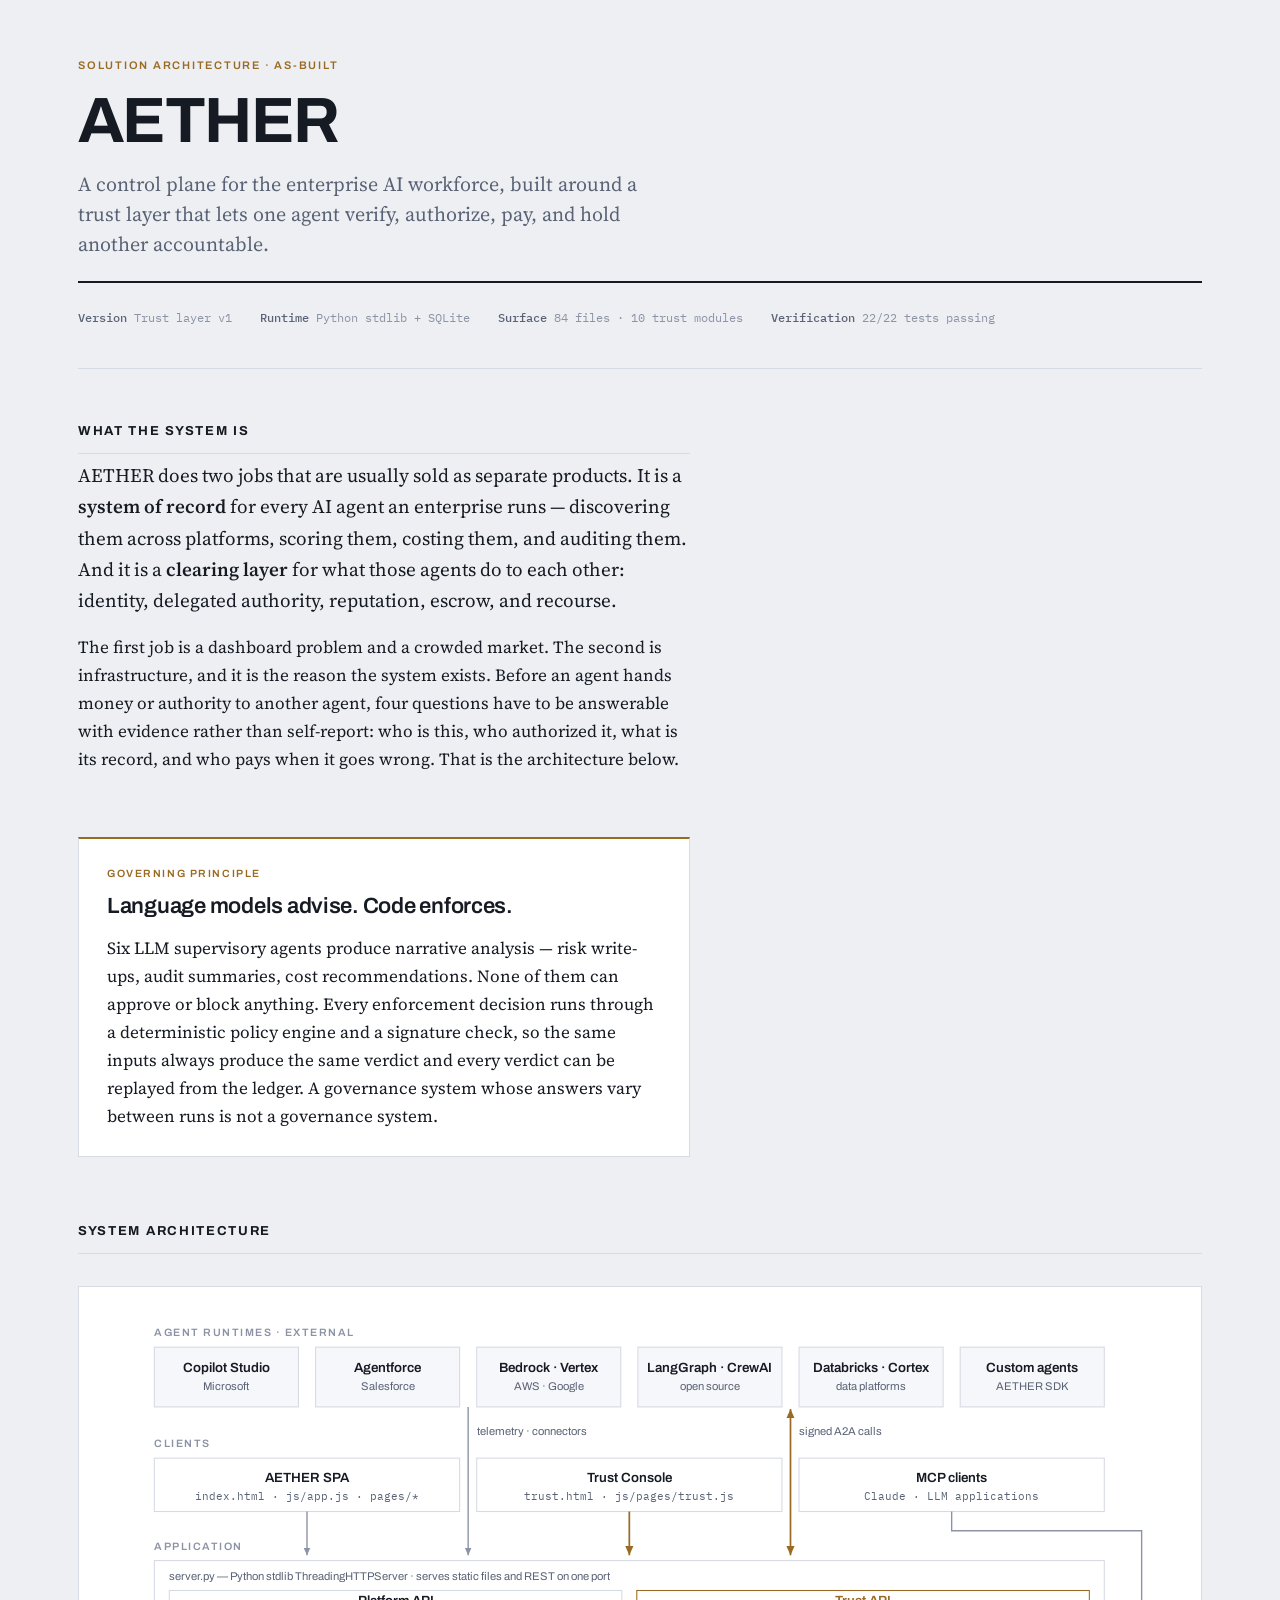
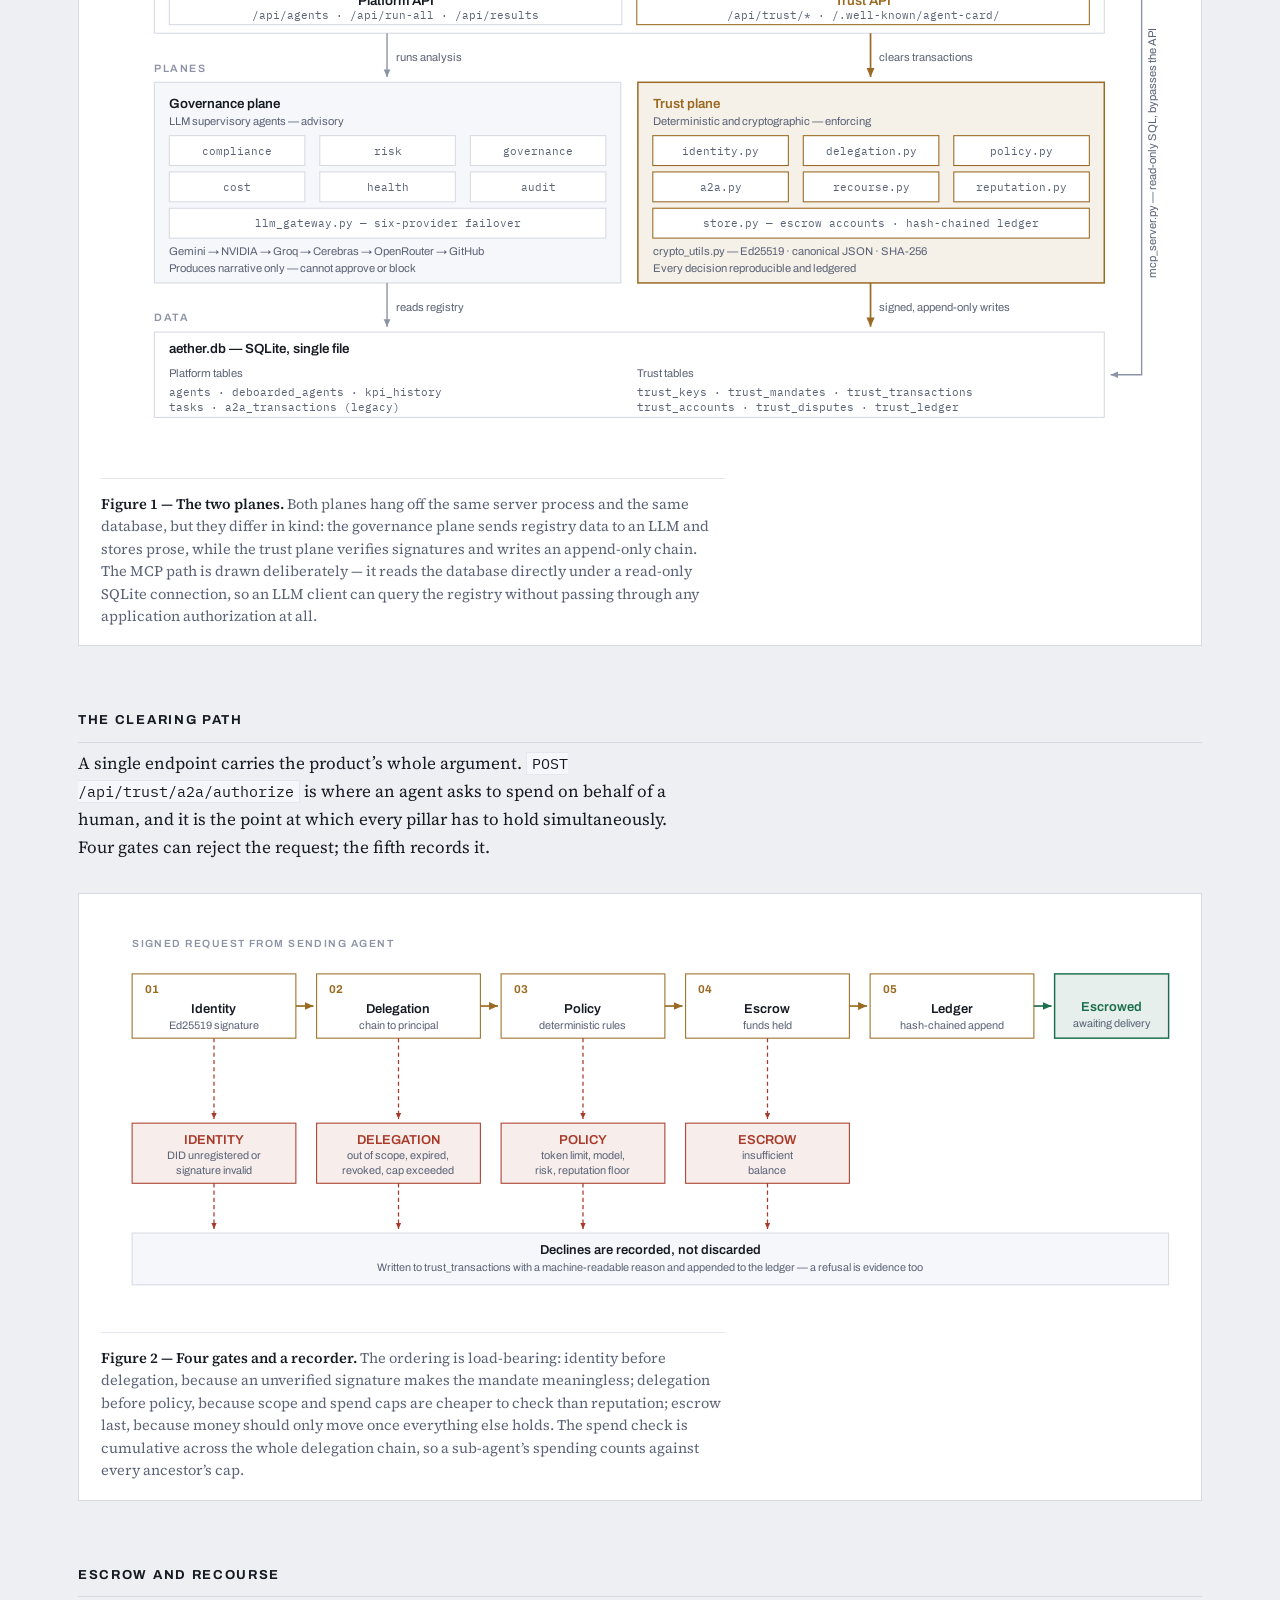
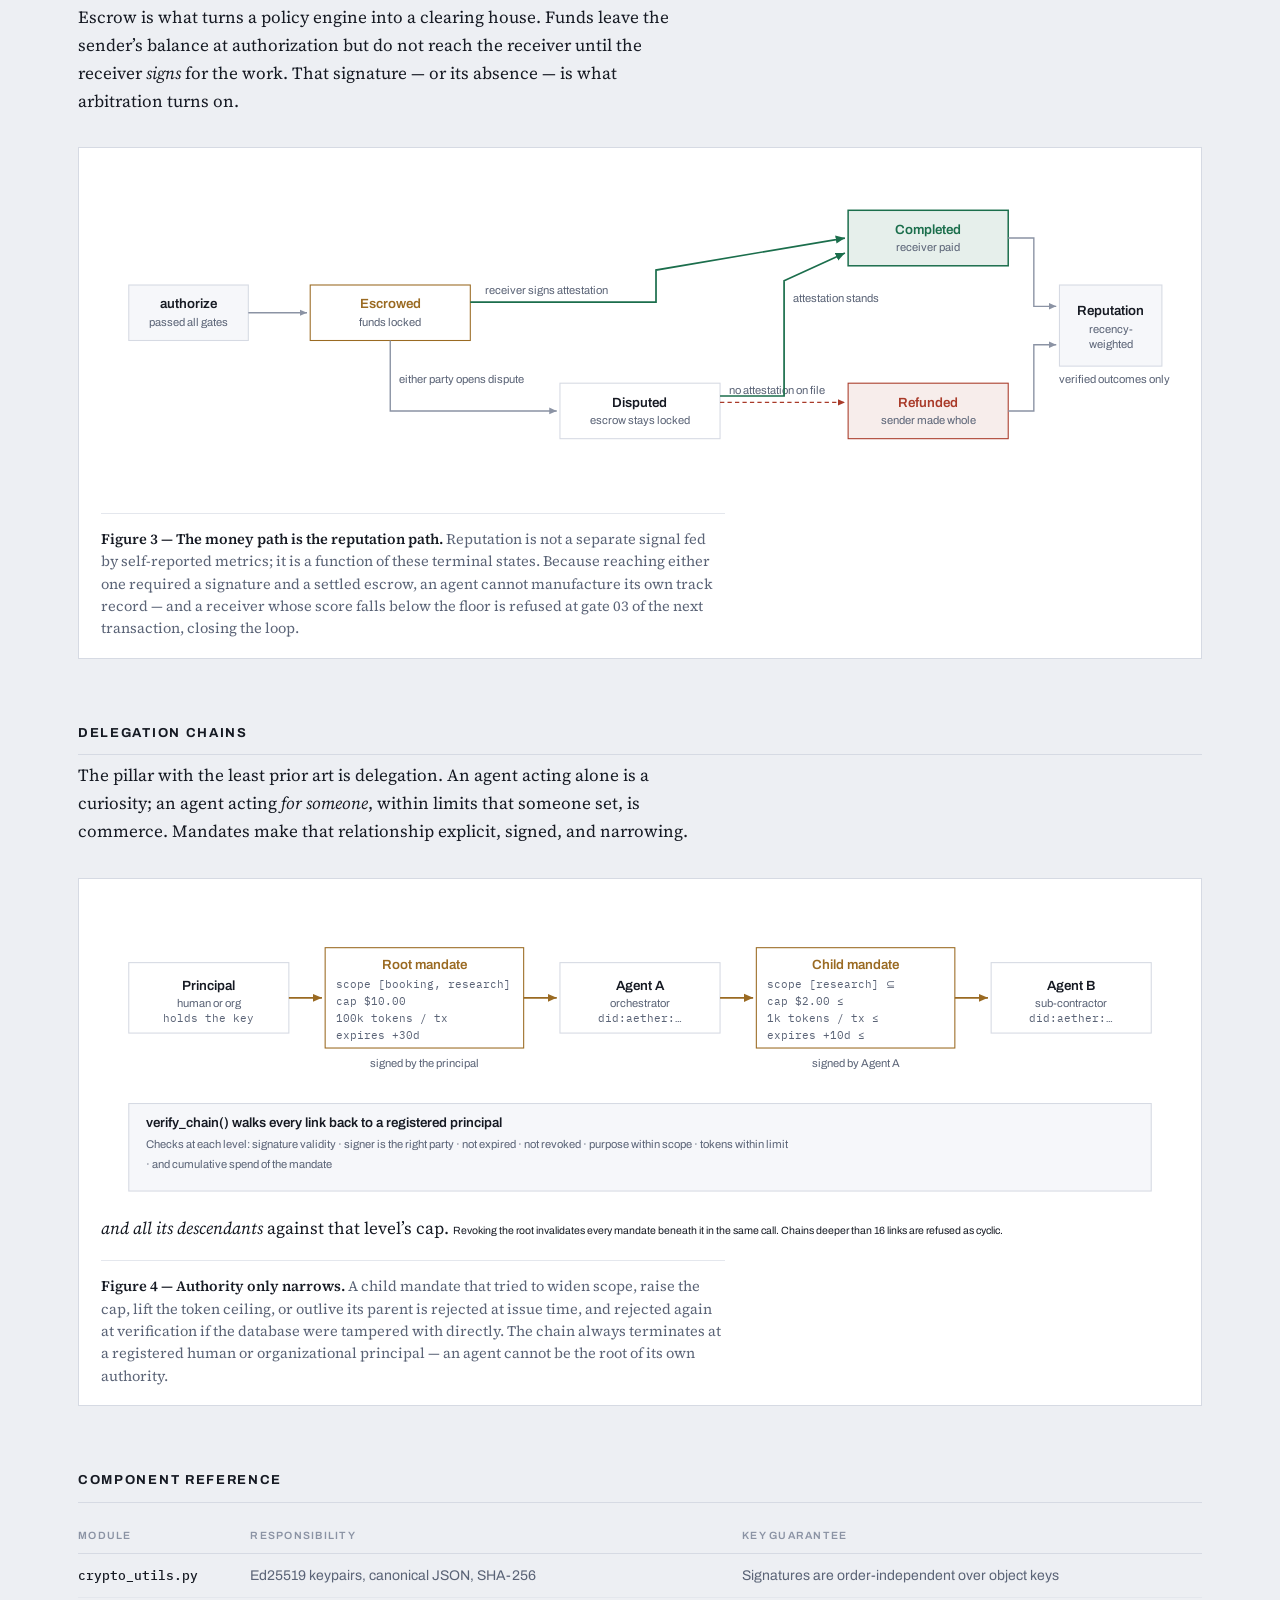
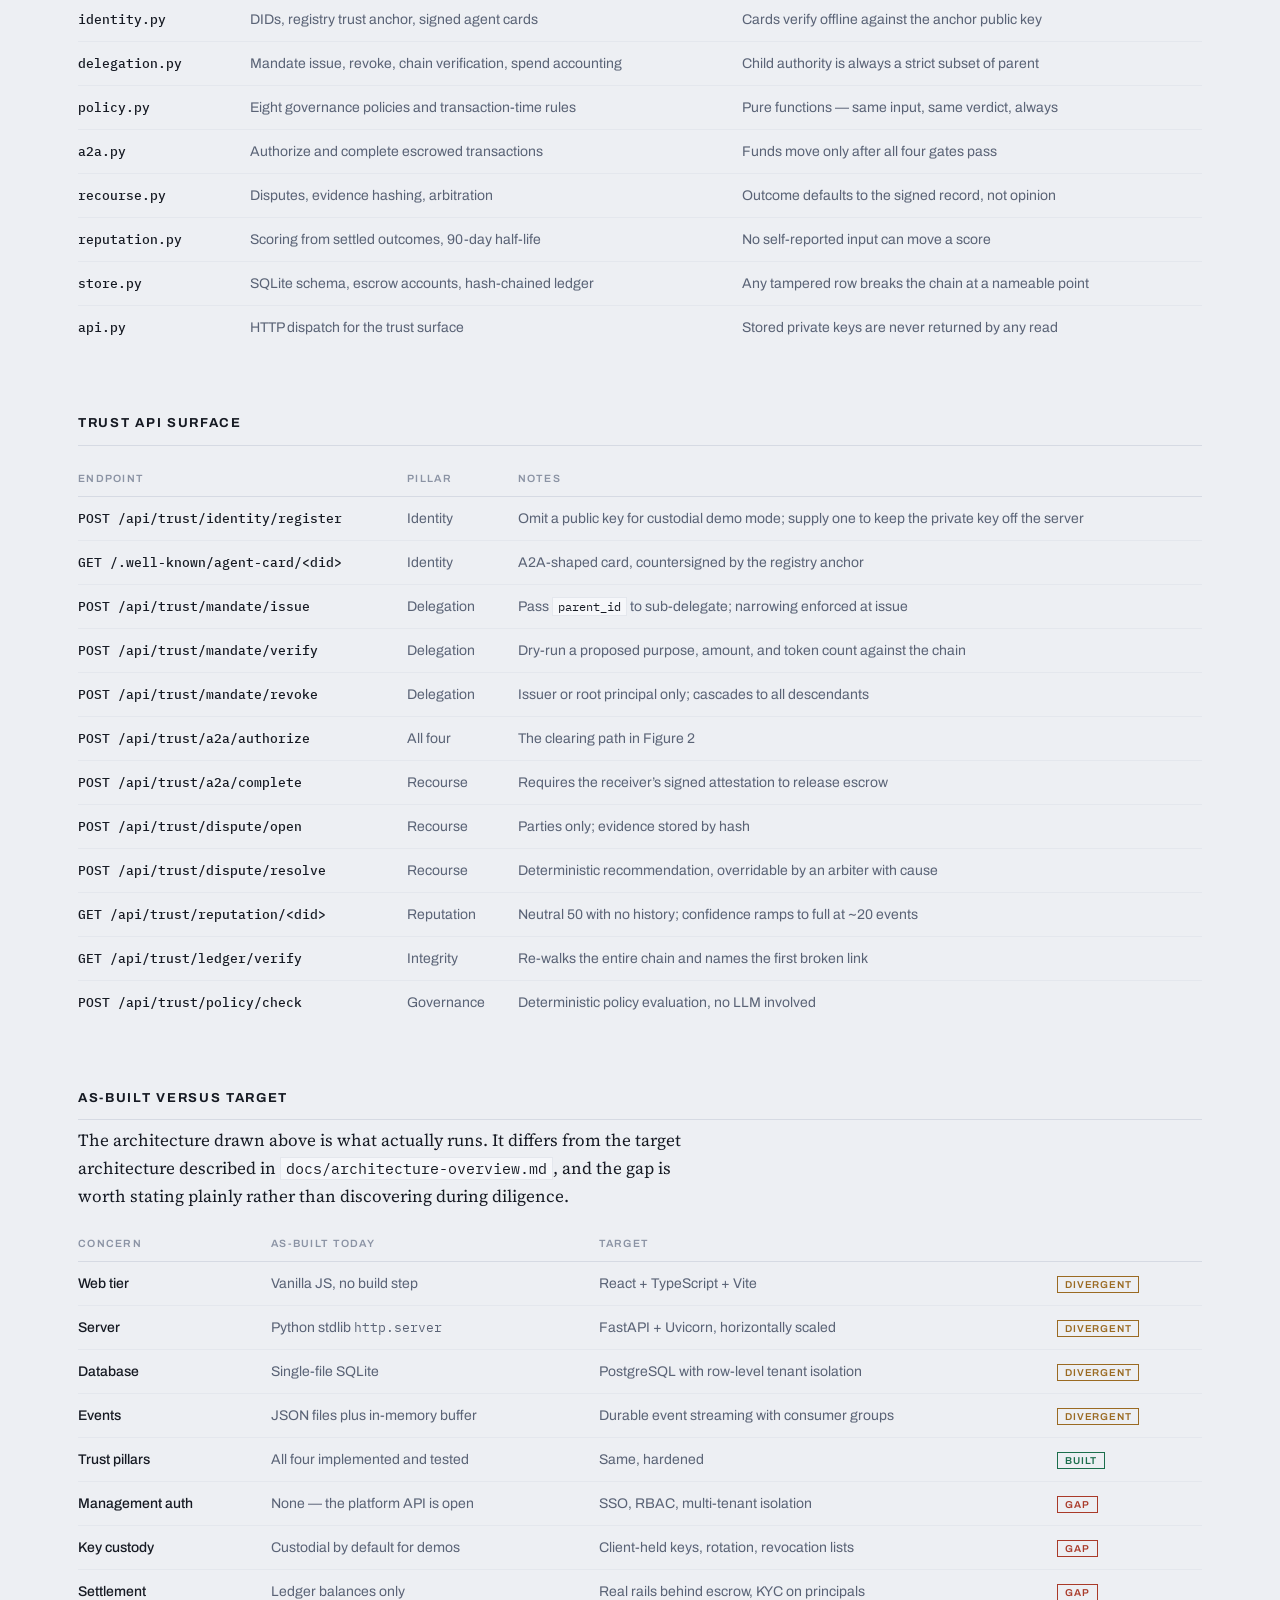
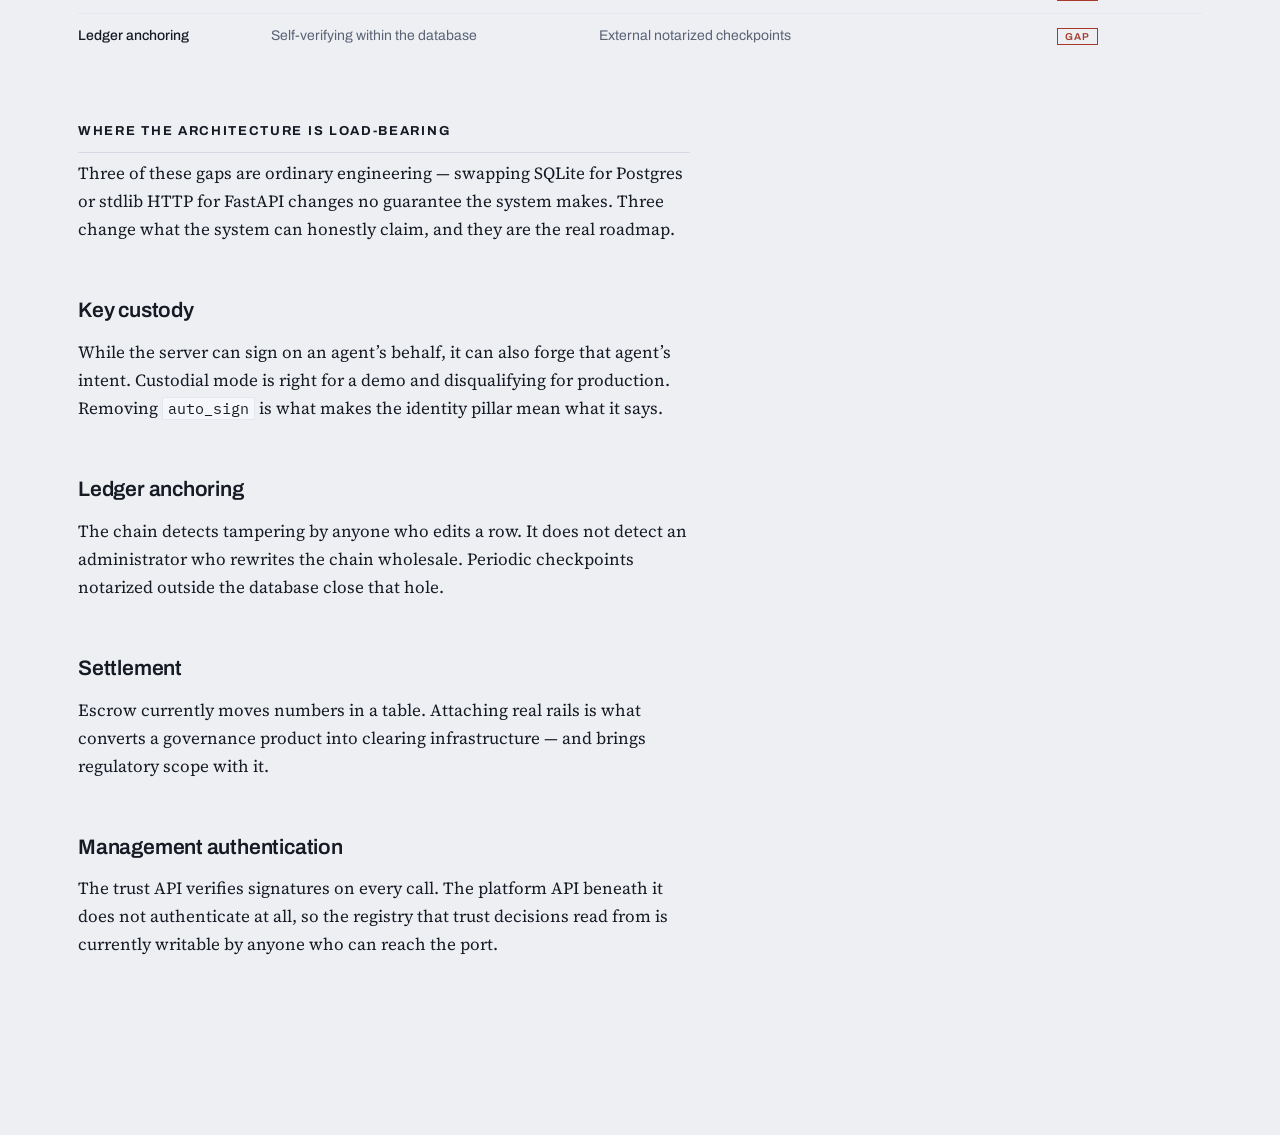
<file: docs/solution-architecture.html>
<!DOCTYPE html>
<html lang="en">
<head>
<meta charset="UTF-8">
<meta name="viewport" content="width=device-width, initial-scale=1.0">
<meta name="description" content="AETHER solution architecture — as-built. Two planes, the five-gate clearing path, escrow and recourse, delegation chains.">
<title>AETHER Trust Architecture</title>
<link rel="preconnect" href="https://fonts.googleapis.com">
<link rel="preconnect" href="https://fonts.gstatic.com" crossorigin>
<link rel="stylesheet" href="https://fonts.googleapis.com/css2?family=Archivo:wght@400;500;600;700&family=IBM+Plex+Mono:wght@400;500&family=Source+Serif+4:opsz,wght@8..60,400;8..60,600&display=swap">

<style>
  :root {
    --bg:         #EDEFF3;
    --surface:    #FFFFFF;
    --surface-2:  #F6F7FA;
    --fg:         #161A23;
    --fg-muted:   #5A6376;
    --fg-faint:   #8B93A4;
    --rule:       #D6DAE3;
    --rule-soft:  #E4E7ED;
    --accent:     #9A6A22;
    --accent-soft:rgba(154,106,34,0.10);
    --good:       #1B6E4C;
    --good-soft:  rgba(27,110,76,0.11);
    --bad:        #A93A29;
    --bad-soft:   rgba(169,58,41,0.09);

    --f-display: "Archivo", "Helvetica Neue", Helvetica, Arial, sans-serif;
    --f-body:    "Source Serif 4", Georgia, "Times New Roman", serif;
    --f-mono:    "IBM Plex Mono", ui-monospace, "SF Mono", Menlo, Consolas, monospace;
  }

  @media (prefers-color-scheme: dark) {
    :root:not([data-theme="light"]) {
      --bg:         #0F131B;
      --surface:    #161B25;
      --surface-2:  #1B212C;
      --fg:         #E8EBF1;
      --fg-muted:   #98A1B3;
      --fg-faint:   #6E7789;
      --rule:       #29313F;
      --rule-soft:  #222936;
      --accent:     #D6A04A;
      --accent-soft:rgba(214,160,74,0.14);
      --good:       #46B387;
      --good-soft:  rgba(70,179,135,0.15);
      --bad:        #DE6E58;
      --bad-soft:   rgba(222,110,88,0.13);
    }
  }
  :root[data-theme="dark"] {
    --bg:         #0F131B;
    --surface:    #161B25;
    --surface-2:  #1B212C;
    --fg:         #E8EBF1;
    --fg-muted:   #98A1B3;
    --fg-faint:   #6E7789;
    --rule:       #29313F;
    --rule-soft:  #222936;
    --accent:     #D6A04A;
    --accent-soft:rgba(214,160,74,0.14);
    --good:       #46B387;
    --good-soft:  rgba(70,179,135,0.15);
    --bad:        #DE6E58;
    --bad-soft:   rgba(222,110,88,0.13);
  }

  * { box-sizing: border-box; }
  body {
    margin: 0;
    background: var(--bg);
    color: var(--fg);
    font-family: var(--f-body);
    font-size: 17px;
    line-height: 1.65;
    -webkit-font-smoothing: antialiased;
  }

  .wrap { max-width: 1180px; margin: 0 auto; padding: 0 28px 96px; }
  .measure { max-width: 68ch; }

  /* ── Masthead ─────────────────────────────────────────── */
  .masthead {
    border-bottom: 2px solid var(--fg);
    padding: 56px 0 22px;
    margin-bottom: 12px;
  }
  .eyebrow {
    font-family: var(--f-display);
    font-size: 11px;
    font-weight: 600;
    letter-spacing: 0.16em;
    text-transform: uppercase;
    color: var(--accent);
    margin: 0 0 14px;
  }
  h1 {
    font-family: var(--f-display);
    font-size: clamp(38px, 6vw, 64px);
    font-weight: 700;
    letter-spacing: -0.025em;
    line-height: 1.02;
    margin: 0 0 16px;
    text-wrap: balance;
  }
  .standfirst {
    font-size: 20px;
    line-height: 1.5;
    color: var(--fg-muted);
    max-width: 60ch;
    margin: 0;
  }
  .meta {
    display: flex;
    flex-wrap: wrap;
    gap: 0 28px;
    font-family: var(--f-mono);
    font-size: 11.5px;
    color: var(--fg-faint);
    padding: 14px 0 40px;
    border-bottom: 1px solid var(--rule);
    margin-bottom: 52px;
  }
  .meta b { color: var(--fg-muted); font-weight: 500; }

  /* ── Sections ─────────────────────────────────────────── */
  section { margin-bottom: 64px; }
  h2 {
    font-family: var(--f-display);
    font-size: 13px;
    font-weight: 700;
    letter-spacing: 0.13em;
    text-transform: uppercase;
    color: var(--fg);
    margin: 0 0 6px;
    padding-bottom: 10px;
    border-bottom: 1px solid var(--rule);
  }
  h3 {
    font-family: var(--f-display);
    font-size: 21px;
    font-weight: 600;
    letter-spacing: -0.01em;
    margin: 34px 0 10px;
    text-wrap: balance;
  }
  p { margin: 0 0 16px; }
  .lead { font-size: 19px; }
  strong { font-weight: 600; }
  code, .mono {
    font-family: var(--f-mono);
    font-size: 0.86em;
    background: var(--surface-2);
    border: 1px solid var(--rule-soft);
    padding: 1px 5px;
    color: var(--fg);
  }

  /* ── Principle callout ────────────────────────────────── */
  .principle {
    background: var(--surface);
    border: 1px solid var(--rule);
    border-top: 2px solid var(--accent);
    padding: 26px 28px;
    margin: 28px 0;
  }
  .principle .label {
    font-family: var(--f-display);
    font-size: 10.5px;
    font-weight: 600;
    letter-spacing: 0.15em;
    text-transform: uppercase;
    color: var(--accent);
    display: block;
    margin-bottom: 10px;
  }
  .principle p:last-child { margin-bottom: 0; }
  .principle .big {
    font-family: var(--f-display);
    font-size: 22px;
    font-weight: 600;
    line-height: 1.35;
    letter-spacing: -0.012em;
    margin-bottom: 12px;
  }

  /* ── Figures ──────────────────────────────────────────── */
  figure {
    margin: 32px 0 0;
    background: var(--surface);
    border: 1px solid var(--rule);
    padding: 26px 22px 18px;
  }
  .fig-scroll { overflow-x: auto; }
  figure svg { display: block; width: 100%; min-width: 720px; height: auto; }
  figcaption {
    font-size: 14.5px;
    line-height: 1.55;
    color: var(--fg-muted);
    margin-top: 18px;
    padding-top: 14px;
    border-top: 1px solid var(--rule-soft);
    max-width: 78ch;
  }
  figcaption b { color: var(--fg); font-weight: 600; }

  /* ── SVG element styling ──────────────────────────────── */
  .d-box      { fill: var(--surface-2); stroke: var(--rule); stroke-width: 1; }
  .d-box-lift { fill: var(--surface);   stroke: var(--rule); stroke-width: 1; }
  .d-box-acc  { fill: var(--accent-soft); stroke: var(--accent); stroke-width: 1.4; }
  .d-chip     { fill: var(--surface);   stroke: var(--rule); stroke-width: 1; }
  .d-chip-acc { fill: var(--surface);   stroke: var(--accent); stroke-width: 1; }
  .d-good     { fill: var(--good-soft); stroke: var(--good); stroke-width: 1.4; }
  .d-bad      { fill: var(--bad-soft);  stroke: var(--bad);  stroke-width: 1; }

  .d-t   { font-family: var(--f-display); font-size: 12.5px; font-weight: 600; fill: var(--fg); }
  .d-s   { font-family: var(--f-display); font-size: 10.5px; font-weight: 400; fill: var(--fg-muted); }
  .d-m   { font-family: var(--f-mono);    font-size: 10.5px; fill: var(--fg-muted); }
  .d-eb  { font-family: var(--f-display); font-size: 10px; font-weight: 600; letter-spacing: 0.14em; fill: var(--fg-faint); }
  .d-acc { fill: var(--accent); }
  .d-gd  { fill: var(--good); }
  .d-bd  { fill: var(--bad); }
  .d-num { font-family: var(--f-display); font-size: 11px; font-weight: 700; fill: var(--accent); }

  .d-line     { stroke: var(--fg-faint); stroke-width: 1.3; fill: none; }
  .d-line-acc { stroke: var(--accent);   stroke-width: 1.6; fill: none; }
  .d-line-bad { stroke: var(--bad);      stroke-width: 1.2; fill: none; stroke-dasharray: 4 3; }
  .d-line-gd  { stroke: var(--good);     stroke-width: 1.6; fill: none; }
  .d-head     { fill: var(--fg-faint); }
  .d-head-acc { fill: var(--accent); }
  .d-head-bad { fill: var(--bad); }
  .d-head-gd  { fill: var(--good); }

  /* ── Tables ───────────────────────────────────────────── */
  .scroll { overflow-x: auto; margin: 24px 0; }
  table { border-collapse: collapse; width: 100%; min-width: 560px; font-family: var(--f-display); font-size: 14px; }
  th {
    text-align: left;
    font-size: 10.5px;
    font-weight: 600;
    letter-spacing: 0.12em;
    text-transform: uppercase;
    color: var(--fg-faint);
    padding: 0 16px 9px 0;
    border-bottom: 1px solid var(--rule);
    white-space: nowrap;
  }
  td {
    padding: 11px 16px 11px 0;
    border-bottom: 1px solid var(--rule-soft);
    vertical-align: top;
    color: var(--fg-muted);
    line-height: 1.5;
  }
  td:first-child { color: var(--fg); font-weight: 500; white-space: nowrap; }
  td .path { font-family: var(--f-mono); font-size: 12.5px; }
  tr:last-child td { border-bottom: none; }

  .tag {
    font-family: var(--f-display);
    font-size: 10px;
    font-weight: 600;
    letter-spacing: 0.08em;
    text-transform: uppercase;
    padding: 2px 7px;
    border: 1px solid currentColor;
    white-space: nowrap;
  }
  .tag-built { color: var(--good); }
  .tag-gap   { color: var(--bad); }
  .tag-part  { color: var(--accent); }

  ul { margin: 0 0 16px; padding-left: 20px; }
  li { margin-bottom: 8px; }

  .two-col { display: grid; grid-template-columns: repeat(auto-fit, minmax(300px, 1fr)); gap: 0 44px; }

  a { color: var(--accent); }
  :focus-visible { outline: 2px solid var(--accent); outline-offset: 2px; }
  @media (prefers-reduced-motion: reduce) { * { animation: none !important; transition: none !important; } }
  @media (max-width: 640px) {
    body { font-size: 16px; }
    .wrap { padding: 0 18px 64px; }
    figure { padding: 18px 14px 14px; }
  }
</style>
</head>
<body>
<div class="wrap">

  <header class="masthead">
    <p class="eyebrow">Solution Architecture &middot; As-built</p>
    <h1>AETHER</h1>
    <p class="standfirst">A control plane for the enterprise AI workforce, built around a trust layer that lets one agent verify, authorize, pay, and hold another accountable.</p>
  </header>

  <div class="meta">
    <span><b>Version</b> Trust layer v1</span>
    <span><b>Runtime</b> Python stdlib + SQLite</span>
    <span><b>Surface</b> 84 files &middot; 10 trust modules</span>
    <span><b>Verification</b> 22/22 tests passing</span>
  </div>

  <section class="measure">
    <h2>What the system is</h2>
    <p class="lead">AETHER does two jobs that are usually sold as separate products. It is a <strong>system of record</strong> for every AI agent an enterprise runs &mdash; discovering them across platforms, scoring them, costing them, and auditing them. And it is a <strong>clearing layer</strong> for what those agents do to each other: identity, delegated authority, reputation, escrow, and recourse.</p>
    <p>The first job is a dashboard problem and a crowded market. The second is infrastructure, and it is the reason the system exists. Before an agent hands money or authority to another agent, four questions have to be answerable with evidence rather than self-report: who is this, who authorized it, what is its record, and who pays when it goes wrong. That is the architecture below.</p>
  </section>

  <section>
    <div class="principle measure">
      <span class="label">Governing principle</span>
      <p class="big">Language models advise. Code enforces.</p>
      <p>Six LLM supervisory agents produce narrative analysis &mdash; risk write-ups, audit summaries, cost recommendations. None of them can approve or block anything. Every enforcement decision runs through a deterministic policy engine and a signature check, so the same inputs always produce the same verdict and every verdict can be replayed from the ledger. A governance system whose answers vary between runs is not a governance system.</p>
    </div>
  </section>

  <section>
    <h2>System architecture</h2>

    <figure>
      <div class="fig-scroll">
        <svg viewBox="0 0 1010 700" role="img" aria-label="Layered architecture: external agent runtimes and three client types sit above a single Python server that routes to two planes — an advisory governance plane of LLM agents and an enforcing trust plane of cryptographic modules — both writing to a single SQLite database. A separate MCP server reads that database directly, bypassing the application tier.">
          <defs>
            <marker id="ah" viewBox="0 0 10 10" refX="9" refY="5" markerWidth="6" markerHeight="6" orient="auto-start-reverse">
              <path d="M 0 1 L 9 5 L 0 9 z" class="d-head"/>
            </marker>
            <marker id="ah-a" viewBox="0 0 10 10" refX="9" refY="5" markerWidth="6" markerHeight="6" orient="auto-start-reverse">
              <path d="M 0 1 L 9 5 L 0 9 z" class="d-head-acc"/>
            </marker>
          </defs>

          <!-- Row A: external runtimes -->
          <text x="50" y="22" class="d-eb">AGENT RUNTIMES &middot; EXTERNAL</text>
          <rect x="50"  y="32" width="135" height="56" class="d-box"/>
          <rect x="201" y="32" width="135" height="56" class="d-box"/>
          <rect x="352" y="32" width="135" height="56" class="d-box"/>
          <rect x="503" y="32" width="135" height="56" class="d-box"/>
          <rect x="654" y="32" width="135" height="56" class="d-box"/>
          <rect x="805" y="32" width="135" height="56" class="d-box"/>
          <text x="117.5" y="55" class="d-t" text-anchor="middle">Copilot Studio</text>
          <text x="117.5" y="72" class="d-s" text-anchor="middle">Microsoft</text>
          <text x="268.5" y="55" class="d-t" text-anchor="middle">Agentforce</text>
          <text x="268.5" y="72" class="d-s" text-anchor="middle">Salesforce</text>
          <text x="419.5" y="55" class="d-t" text-anchor="middle">Bedrock &middot; Vertex</text>
          <text x="419.5" y="72" class="d-s" text-anchor="middle">AWS &middot; Google</text>
          <text x="570.5" y="55" class="d-t" text-anchor="middle">LangGraph &middot; CrewAI</text>
          <text x="570.5" y="72" class="d-s" text-anchor="middle">open source</text>
          <text x="721.5" y="55" class="d-t" text-anchor="middle">Databricks &middot; Cortex</text>
          <text x="721.5" y="72" class="d-s" text-anchor="middle">data platforms</text>
          <text x="872.5" y="55" class="d-t" text-anchor="middle">Custom agents</text>
          <text x="872.5" y="72" class="d-s" text-anchor="middle">AETHER SDK</text>

          <!-- Row B: clients -->
          <text x="50" y="126" class="d-eb">CLIENTS</text>
          <rect x="50"  y="136" width="286" height="50" class="d-box-lift"/>
          <rect x="352" y="136" width="286" height="50" class="d-box-lift"/>
          <rect x="654" y="136" width="286" height="50" class="d-box-lift"/>
          <text x="193" y="158" class="d-t" text-anchor="middle">AETHER SPA</text>
          <text x="193" y="175" class="d-m" text-anchor="middle">index.html &middot; js/app.js &middot; pages/*</text>
          <text x="495" y="158" class="d-t" text-anchor="middle">Trust Console</text>
          <text x="495" y="175" class="d-m" text-anchor="middle">trust.html &middot; js/pages/trust.js</text>
          <text x="797" y="158" class="d-t" text-anchor="middle">MCP clients</text>
          <text x="797" y="175" class="d-m" text-anchor="middle">Claude &middot; LLM applications</text>

          <!-- Row C: application -->
          <text x="50" y="222" class="d-eb">APPLICATION</text>
          <rect x="50" y="232" width="890" height="68" class="d-box-lift"/>
          <text x="64" y="250" class="d-s">server.py &mdash; Python stdlib ThreadingHTTPServer &middot; serves static files and REST on one port</text>
          <rect x="64"  y="260" width="424" height="32" class="d-chip"/>
          <rect x="502" y="260" width="424" height="32" class="d-chip-acc"/>
          <text x="276" y="274" class="d-t" text-anchor="middle">Platform API</text>
          <text x="276" y="287" class="d-m" text-anchor="middle">/api/agents &middot; /api/run-all &middot; /api/results</text>
          <text x="714" y="274" class="d-t d-acc" text-anchor="middle">Trust API</text>
          <text x="714" y="287" class="d-m" text-anchor="middle">/api/trust/* &middot; /.well-known/agent-card/</text>

          <!-- Row D: planes -->
          <text x="50" y="336" class="d-eb">PLANES</text>
          <rect x="50"  y="346" width="437" height="188" class="d-box"/>
          <rect x="503" y="346" width="437" height="188" class="d-box-acc"/>

          <text x="64" y="370" class="d-t">Governance plane</text>
          <text x="64" y="386" class="d-s">LLM supervisory agents &mdash; advisory</text>
          <rect x="64"  y="396" width="127" height="28" class="d-chip"/>
          <rect x="205" y="396" width="127" height="28" class="d-chip"/>
          <rect x="346" y="396" width="127" height="28" class="d-chip"/>
          <rect x="64"  y="430" width="127" height="28" class="d-chip"/>
          <rect x="205" y="430" width="127" height="28" class="d-chip"/>
          <rect x="346" y="430" width="127" height="28" class="d-chip"/>
          <text x="127.5" y="414" class="d-m" text-anchor="middle">compliance</text>
          <text x="268.5" y="414" class="d-m" text-anchor="middle">risk</text>
          <text x="409.5" y="414" class="d-m" text-anchor="middle">governance</text>
          <text x="127.5" y="448" class="d-m" text-anchor="middle">cost</text>
          <text x="268.5" y="448" class="d-m" text-anchor="middle">health</text>
          <text x="409.5" y="448" class="d-m" text-anchor="middle">audit</text>
          <rect x="64" y="464" width="409" height="28" class="d-chip"/>
          <text x="268.5" y="482" class="d-m" text-anchor="middle">llm_gateway.py &mdash; six-provider failover</text>
          <text x="64" y="508" class="d-s">Gemini &rarr; NVIDIA &rarr; Groq &rarr; Cerebras &rarr; OpenRouter &rarr; GitHub</text>
          <text x="64" y="524" class="d-s">Produces narrative only &mdash; cannot approve or block</text>

          <text x="517" y="370" class="d-t d-acc">Trust plane</text>
          <text x="517" y="386" class="d-s">Deterministic and cryptographic &mdash; enforcing</text>
          <rect x="517" y="396" width="127" height="28" class="d-chip-acc"/>
          <rect x="658" y="396" width="127" height="28" class="d-chip-acc"/>
          <rect x="799" y="396" width="127" height="28" class="d-chip-acc"/>
          <rect x="517" y="430" width="127" height="28" class="d-chip-acc"/>
          <rect x="658" y="430" width="127" height="28" class="d-chip-acc"/>
          <rect x="799" y="430" width="127" height="28" class="d-chip-acc"/>
          <text x="580.5" y="414" class="d-m" text-anchor="middle">identity.py</text>
          <text x="721.5" y="414" class="d-m" text-anchor="middle">delegation.py</text>
          <text x="862.5" y="414" class="d-m" text-anchor="middle">policy.py</text>
          <text x="580.5" y="448" class="d-m" text-anchor="middle">a2a.py</text>
          <text x="721.5" y="448" class="d-m" text-anchor="middle">recourse.py</text>
          <text x="862.5" y="448" class="d-m" text-anchor="middle">reputation.py</text>
          <rect x="517" y="464" width="409" height="28" class="d-chip-acc"/>
          <text x="721.5" y="482" class="d-m" text-anchor="middle">store.py &mdash; escrow accounts &middot; hash-chained ledger</text>
          <text x="517" y="508" class="d-s">crypto_utils.py &mdash; Ed25519 &middot; canonical JSON &middot; SHA-256</text>
          <text x="517" y="524" class="d-s">Every decision reproducible and ledgered</text>

          <!-- Row E: data -->
          <text x="50" y="570" class="d-eb">DATA</text>
          <rect x="50" y="580" width="890" height="80" class="d-box-lift"/>
          <text x="64" y="600" class="d-t">aether.db &mdash; SQLite, single file</text>
          <text x="64"  y="622" class="d-s">Platform tables</text>
          <text x="64"  y="640" class="d-m">agents &middot; deboarded_agents &middot; kpi_history</text>
          <text x="64"  y="654" class="d-m">tasks &middot; a2a_transactions (legacy)</text>
          <text x="502" y="622" class="d-s">Trust tables</text>
          <text x="502" y="640" class="d-m">trust_keys &middot; trust_mandates &middot; trust_transactions</text>
          <text x="502" y="654" class="d-m">trust_accounts &middot; trust_disputes &middot; trust_ledger</text>

          <!-- Arrows -->
          <line x1="344" y1="88" x2="344" y2="227" class="d-line" marker-end="url(#ah)"/>
          <text x="352" y="114" class="d-s">telemetry &middot; connectors</text>
          <line x1="646" y1="90" x2="646" y2="227" class="d-line-acc" marker-end="url(#ah-a)" marker-start="url(#ah-a)"/>
          <text x="654" y="114" class="d-s">signed A2A calls</text>

          <line x1="193" y1="186" x2="193" y2="227" class="d-line" marker-end="url(#ah)"/>
          <line x1="495" y1="186" x2="495" y2="227" class="d-line-acc" marker-end="url(#ah-a)"/>

          <polyline points="797,186 797,204 975,204 975,620 946,620" class="d-line" marker-end="url(#ah)"/>
          <text x="988" y="412" class="d-s" text-anchor="middle" transform="rotate(-90 988 412)">mcp_server.py &mdash; read-only SQL, bypasses the API</text>

          <line x1="268" y1="300" x2="268" y2="341" class="d-line" marker-end="url(#ah)"/>
          <text x="276" y="326" class="d-s">runs analysis</text>
          <line x1="721" y1="300" x2="721" y2="341" class="d-line-acc" marker-end="url(#ah-a)"/>
          <text x="729" y="326" class="d-s">clears transactions</text>

          <line x1="268" y1="534" x2="268" y2="575" class="d-line" marker-end="url(#ah)"/>
          <text x="276" y="560" class="d-s">reads registry</text>
          <line x1="721" y1="534" x2="721" y2="575" class="d-line-acc" marker-end="url(#ah-a)"/>
          <text x="729" y="560" class="d-s">signed, append-only writes</text>
        </svg>
      </div>
      <figcaption><b>Figure 1 &mdash; The two planes.</b> Both planes hang off the same server process and the same database, but they differ in kind: the governance plane sends registry data to an LLM and stores prose, while the trust plane verifies signatures and writes an append-only chain. The MCP path is drawn deliberately &mdash; it reads the database directly under a read-only SQLite connection, so an LLM client can query the registry without passing through any application authorization at all.</figcaption>
    </figure>
  </section>

  <section>
    <h2>The clearing path</h2>
    <p class="measure">A single endpoint carries the product&rsquo;s whole argument. <code>POST /api/trust/a2a/authorize</code> is where an agent asks to spend on behalf of a human, and it is the point at which every pillar has to hold simultaneously. Four gates can reject the request; the fifth records it.</p>

    <figure>
      <div class="fig-scroll">
        <svg viewBox="0 0 1040 380" role="img" aria-label="Five sequential gates process an authorize request: identity, delegation, policy, escrow, and ledger. The first four each have a decline exit with a specific machine-readable reason, and all declines are themselves recorded and ledgered. Passing all five yields an Escrowed transaction.">
          <defs>
            <marker id="bh" viewBox="0 0 10 10" refX="9" refY="5" markerWidth="6" markerHeight="6" orient="auto-start-reverse">
              <path d="M 0 1 L 9 5 L 0 9 z" class="d-head"/>
            </marker>
            <marker id="bh-b" viewBox="0 0 10 10" refX="9" refY="5" markerWidth="5.5" markerHeight="5.5" orient="auto-start-reverse">
              <path d="M 0 1 L 9 5 L 0 9 z" class="d-head-bad"/>
            </marker>
            <marker id="bh-g" viewBox="0 0 10 10" refX="9" refY="5" markerWidth="6" markerHeight="6" orient="auto-start-reverse">
              <path d="M 0 1 L 9 5 L 0 9 z" class="d-head-gd"/>
            </marker>
          </defs>

          <text x="30" y="26" class="d-eb">SIGNED REQUEST FROM SENDING AGENT</text>

          <!-- Gates -->
          <rect x="30"  y="52" width="158" height="62" class="d-chip-acc"/>
          <rect x="208" y="52" width="158" height="62" class="d-chip-acc"/>
          <rect x="386" y="52" width="158" height="62" class="d-chip-acc"/>
          <rect x="564" y="52" width="158" height="62" class="d-chip-acc"/>
          <rect x="742" y="52" width="158" height="62" class="d-chip-acc"/>
          <rect x="920" y="52" width="110" height="62" class="d-good"/>

          <text x="42"  y="70" class="d-num">01</text>
          <text x="220" y="70" class="d-num">02</text>
          <text x="398" y="70" class="d-num">03</text>
          <text x="576" y="70" class="d-num">04</text>
          <text x="754" y="70" class="d-num">05</text>

          <text x="109" y="90" class="d-t" text-anchor="middle">Identity</text>
          <text x="109" y="105" class="d-s" text-anchor="middle">Ed25519 signature</text>
          <text x="287" y="90" class="d-t" text-anchor="middle">Delegation</text>
          <text x="287" y="105" class="d-s" text-anchor="middle">chain to principal</text>
          <text x="465" y="90" class="d-t" text-anchor="middle">Policy</text>
          <text x="465" y="105" class="d-s" text-anchor="middle">deterministic rules</text>
          <text x="643" y="90" class="d-t" text-anchor="middle">Escrow</text>
          <text x="643" y="105" class="d-s" text-anchor="middle">funds held</text>
          <text x="821" y="90" class="d-t" text-anchor="middle">Ledger</text>
          <text x="821" y="105" class="d-s" text-anchor="middle">hash-chained append</text>
          <text x="975" y="88" class="d-t d-gd" text-anchor="middle">Escrowed</text>
          <text x="975" y="103" class="d-s" text-anchor="middle">awaiting delivery</text>

          <!-- Forward arrows -->
          <line x1="188" y1="83" x2="205" y2="83" class="d-line-acc" marker-end="url(#ah-a)"/>
          <line x1="366" y1="83" x2="383" y2="83" class="d-line-acc" marker-end="url(#ah-a)"/>
          <line x1="544" y1="83" x2="561" y2="83" class="d-line-acc" marker-end="url(#ah-a)"/>
          <line x1="722" y1="83" x2="739" y2="83" class="d-line-acc" marker-end="url(#ah-a)"/>
          <line x1="900" y1="83" x2="917" y2="83" class="d-line-gd" marker-end="url(#bh-g)"/>

          <!-- Decline exits -->
          <line x1="109" y1="114" x2="109" y2="192" class="d-line-bad" marker-end="url(#bh-b)"/>
          <line x1="287" y1="114" x2="287" y2="192" class="d-line-bad" marker-end="url(#bh-b)"/>
          <line x1="465" y1="114" x2="465" y2="192" class="d-line-bad" marker-end="url(#bh-b)"/>
          <line x1="643" y1="114" x2="643" y2="192" class="d-line-bad" marker-end="url(#bh-b)"/>

          <rect x="30"  y="196" width="158" height="58" class="d-bad"/>
          <rect x="208" y="196" width="158" height="58" class="d-bad"/>
          <rect x="386" y="196" width="158" height="58" class="d-bad"/>
          <rect x="564" y="196" width="158" height="58" class="d-bad"/>

          <text x="109" y="216" class="d-t d-bd" text-anchor="middle">IDENTITY</text>
          <text x="109" y="231" class="d-s" text-anchor="middle">DID unregistered or</text>
          <text x="109" y="245" class="d-s" text-anchor="middle">signature invalid</text>
          <text x="287" y="216" class="d-t d-bd" text-anchor="middle">DELEGATION</text>
          <text x="287" y="231" class="d-s" text-anchor="middle">out of scope, expired,</text>
          <text x="287" y="245" class="d-s" text-anchor="middle">revoked, cap exceeded</text>
          <text x="465" y="216" class="d-t d-bd" text-anchor="middle">POLICY</text>
          <text x="465" y="231" class="d-s" text-anchor="middle">token limit, model,</text>
          <text x="465" y="245" class="d-s" text-anchor="middle">risk, reputation floor</text>
          <text x="643" y="216" class="d-t d-bd" text-anchor="middle">ESCROW</text>
          <text x="643" y="231" class="d-s" text-anchor="middle">insufficient</text>
          <text x="643" y="245" class="d-s" text-anchor="middle">balance</text>

          <line x1="109" y1="254" x2="109" y2="298" class="d-line-bad" marker-end="url(#bh-b)"/>
          <line x1="287" y1="254" x2="287" y2="298" class="d-line-bad" marker-end="url(#bh-b)"/>
          <line x1="465" y1="254" x2="465" y2="298" class="d-line-bad" marker-end="url(#bh-b)"/>
          <line x1="643" y1="254" x2="643" y2="298" class="d-line-bad" marker-end="url(#bh-b)"/>

          <rect x="30" y="302" width="1000" height="50" class="d-box"/>
          <text x="530" y="322" class="d-t" text-anchor="middle">Declines are recorded, not discarded</text>
          <text x="530" y="339" class="d-s" text-anchor="middle">Written to trust_transactions with a machine-readable reason and appended to the ledger &mdash; a refusal is evidence too</text>
        </svg>
      </div>
      <figcaption><b>Figure 2 &mdash; Four gates and a recorder.</b> The ordering is load-bearing: identity before delegation, because an unverified signature makes the mandate meaningless; delegation before policy, because scope and spend caps are cheaper to check than reputation; escrow last, because money should only move once everything else holds. The spend check is cumulative across the whole delegation chain, so a sub-agent&rsquo;s spending counts against every ancestor&rsquo;s cap.</figcaption>
    </figure>
  </section>

  <section>
    <h2>Escrow and recourse</h2>
    <p class="measure">Escrow is what turns a policy engine into a clearing house. Funds leave the sender&rsquo;s balance at authorization but do not reach the receiver until the receiver <em>signs</em> for the work. That signature &mdash; or its absence &mdash; is what arbitration turns on.</p>

    <figure>
      <div class="fig-scroll">
        <svg viewBox="0 0 1010 300" role="img" aria-label="State machine: an authorized transaction becomes Escrowed. A signed receiver attestation moves it to Completed and releases funds. A dispute moves it to Disputed, where arbitration checks for an attestation: absent, funds are refunded to the sender; present, they are released to the receiver. Both terminal states feed the reputation engine.">
          <defs>
            <marker id="ch" viewBox="0 0 10 10" refX="9" refY="5" markerWidth="6" markerHeight="6" orient="auto-start-reverse">
              <path d="M 0 1 L 9 5 L 0 9 z" class="d-head"/>
            </marker>
            <marker id="ch-g" viewBox="0 0 10 10" refX="9" refY="5" markerWidth="6" markerHeight="6" orient="auto-start-reverse">
              <path d="M 0 1 L 9 5 L 0 9 z" class="d-head-gd"/>
            </marker>
            <marker id="ch-b" viewBox="0 0 10 10" refX="9" refY="5" markerWidth="6" markerHeight="6" orient="auto-start-reverse">
              <path d="M 0 1 L 9 5 L 0 9 z" class="d-head-bad"/>
            </marker>
          </defs>

          <rect x="26"  y="104" width="112" height="52" class="d-box"/>
          <text x="82" y="126" class="d-t" text-anchor="middle">authorize</text>
          <text x="82" y="142" class="d-s" text-anchor="middle">passed all gates</text>

          <rect x="196" y="104" width="150" height="52" class="d-chip-acc"/>
          <text x="271" y="126" class="d-t d-acc" text-anchor="middle">Escrowed</text>
          <text x="271" y="142" class="d-s" text-anchor="middle">funds locked</text>

          <rect x="430" y="196" width="150" height="52" class="d-box-lift"/>
          <text x="505" y="218" class="d-t" text-anchor="middle">Disputed</text>
          <text x="505" y="234" class="d-s" text-anchor="middle">escrow stays locked</text>

          <rect x="700" y="34" width="150" height="52" class="d-good"/>
          <text x="775" y="56" class="d-t d-gd" text-anchor="middle">Completed</text>
          <text x="775" y="72" class="d-s" text-anchor="middle">receiver paid</text>

          <rect x="700" y="196" width="150" height="52" class="d-bad"/>
          <text x="775" y="218" class="d-t d-bd" text-anchor="middle">Refunded</text>
          <text x="775" y="234" class="d-s" text-anchor="middle">sender made whole</text>

          <rect x="898" y="104" width="96" height="76" class="d-box"/>
          <text x="946" y="132" class="d-t" text-anchor="middle">Reputation</text>
          <text x="946" y="149" class="d-s" text-anchor="middle">recency-</text>
          <text x="946" y="163" class="d-s" text-anchor="middle">weighted</text>

          <line x1="138" y1="130" x2="193" y2="130" class="d-line" marker-end="url(#ch)"/>

          <polyline points="346,120 520,120 520,90 697,60" class="d-line-gd" marker-end="url(#ch-g)"/>
          <text x="360" y="112" class="d-s">receiver signs attestation</text>

          <polyline points="271,156 271,222 427,222" class="d-line" marker-end="url(#ch)"/>
          <text x="279" y="196" class="d-s">either party opens dispute</text>

          <line x1="580" y1="214" x2="697" y2="214" class="d-line-bad" marker-end="url(#ch-b)"/>
          <text x="588" y="206" class="d-s">no attestation on file</text>

          <polyline points="580,208 640,208 640,100 697,74" class="d-line-gd" marker-end="url(#ch-g)"/>
          <text x="648" y="120" class="d-s">attestation stands</text>

          <polyline points="850,60 874,60 874,124 895,124" class="d-line" marker-end="url(#ch)"/>
          <polyline points="850,222 874,222 874,160 895,160" class="d-line" marker-end="url(#ch)"/>
          <text x="898" y="196" class="d-s">verified outcomes only</text>
        </svg>
      </div>
      <figcaption><b>Figure 3 &mdash; The money path is the reputation path.</b> Reputation is not a separate signal fed by self-reported metrics; it is a function of these terminal states. Because reaching either one required a signature and a settled escrow, an agent cannot manufacture its own track record &mdash; and a receiver whose score falls below the floor is refused at gate 03 of the next transaction, closing the loop.</figcaption>
    </figure>
  </section>

  <section>
    <h2>Delegation chains</h2>
    <p class="measure">The pillar with the least prior art is delegation. An agent acting alone is a curiosity; an agent acting <em>for someone</em>, within limits that someone set, is commerce. Mandates make that relationship explicit, signed, and narrowing.</p>

    <figure>
      <div class="fig-scroll">
        <svg viewBox="0 0 1010 290" role="img" aria-label="A human principal issues a signed root mandate to an agent, which sub-delegates a strictly narrower mandate to a second agent. Scope, spend cap, token limit, and expiry all shrink at each step. Verification walks every link back to the principal.">
          <defs>
            <marker id="dh" viewBox="0 0 10 10" refX="9" refY="5" markerWidth="6" markerHeight="6" orient="auto-start-reverse">
              <path d="M 0 1 L 9 5 L 0 9 z" class="d-head-acc"/>
            </marker>
          </defs>

          <rect x="26" y="54" width="150" height="66" class="d-box-lift"/>
          <text x="101" y="80" class="d-t" text-anchor="middle">Principal</text>
          <text x="101" y="96" class="d-s" text-anchor="middle">human or org</text>
          <text x="101" y="110" class="d-m" text-anchor="middle">holds the key</text>

          <rect x="430" y="54" width="150" height="66" class="d-box-lift"/>
          <text x="505" y="80" class="d-t" text-anchor="middle">Agent A</text>
          <text x="505" y="96" class="d-s" text-anchor="middle">orchestrator</text>
          <text x="505" y="110" class="d-m" text-anchor="middle">did:aether:&hellip;</text>

          <rect x="834" y="54" width="150" height="66" class="d-box-lift"/>
          <text x="909" y="80" class="d-t" text-anchor="middle">Agent B</text>
          <text x="909" y="96" class="d-s" text-anchor="middle">sub-contractor</text>
          <text x="909" y="110" class="d-m" text-anchor="middle">did:aether:&hellip;</text>

          <rect x="210" y="40" width="186" height="94" class="d-chip-acc"/>
          <text x="303" y="60" class="d-t d-acc" text-anchor="middle">Root mandate</text>
          <text x="220" y="78" class="d-m">scope [booking, research]</text>
          <text x="220" y="94" class="d-m">cap $10.00</text>
          <text x="220" y="110" class="d-m">100k tokens / tx</text>
          <text x="220" y="126" class="d-m">expires +30d</text>

          <rect x="614" y="40" width="186" height="94" class="d-chip-acc"/>
          <text x="707" y="60" class="d-t d-acc" text-anchor="middle">Child mandate</text>
          <text x="624" y="78" class="d-m">scope [research]  &#8838;</text>
          <text x="624" y="94" class="d-m">cap $2.00  &#8804;</text>
          <text x="624" y="110" class="d-m">1k tokens / tx  &#8804;</text>
          <text x="624" y="126" class="d-m">expires +10d  &#8804;</text>

          <line x1="176" y1="87" x2="207" y2="87" class="d-line-acc" marker-end="url(#dh)"/>
          <line x1="396" y1="87" x2="427" y2="87" class="d-line-acc" marker-end="url(#dh)"/>
          <line x1="580" y1="87" x2="611" y2="87" class="d-line-acc" marker-end="url(#dh)"/>
          <line x1="800" y1="87" x2="831" y2="87" class="d-line-acc" marker-end="url(#dh)"/>

          <text x="303" y="152" class="d-s" text-anchor="middle">signed by the principal</text>
          <text x="707" y="152" class="d-s" text-anchor="middle">signed by Agent A</text>

          <rect x="26" y="186" width="958" height="82" class="d-box"/>
          <text x="42" y="208" class="d-t">verify_chain() walks every link back to a registered principal</text>
          <text x="42" y="228" class="d-s">Checks at each level: signature validity &middot; signer is the right party &middot; not expired &middot; not revoked &middot; purpose within scope &middot; tokens within limit</text>
          <text x="42" y="246" class="d-s">&middot; and cumulative spend of the mandate <em>and all its descendants</em> against that level&rsquo;s cap.</text>
          <text x="42" y="262" class="d-s">Revoking the root invalidates every mandate beneath it in the same call. Chains deeper than 16 links are refused as cyclic.</text>
        </svg>
      </div>
      <figcaption><b>Figure 4 &mdash; Authority only narrows.</b> A child mandate that tried to widen scope, raise the cap, lift the token ceiling, or outlive its parent is rejected at issue time, and rejected again at verification if the database were tampered with directly. The chain always terminates at a registered human or organizational principal &mdash; an agent cannot be the root of its own authority.</figcaption>
    </figure>
  </section>

  <section>
    <h2>Component reference</h2>
    <div class="scroll">
      <table>
        <thead>
          <tr><th>Module</th><th>Responsibility</th><th>Key guarantee</th></tr>
        </thead>
        <tbody>
          <tr><td><span class="path">crypto_utils.py</span></td><td>Ed25519 keypairs, canonical JSON, SHA-256</td><td>Signatures are order-independent over object keys</td></tr>
          <tr><td><span class="path">identity.py</span></td><td>DIDs, registry trust anchor, signed agent cards</td><td>Cards verify offline against the anchor public key</td></tr>
          <tr><td><span class="path">delegation.py</span></td><td>Mandate issue, revoke, chain verification, spend accounting</td><td>Child authority is always a strict subset of parent</td></tr>
          <tr><td><span class="path">policy.py</span></td><td>Eight governance policies and transaction-time rules</td><td>Pure functions &mdash; same input, same verdict, always</td></tr>
          <tr><td><span class="path">a2a.py</span></td><td>Authorize and complete escrowed transactions</td><td>Funds move only after all four gates pass</td></tr>
          <tr><td><span class="path">recourse.py</span></td><td>Disputes, evidence hashing, arbitration</td><td>Outcome defaults to the signed record, not opinion</td></tr>
          <tr><td><span class="path">reputation.py</span></td><td>Scoring from settled outcomes, 90-day half-life</td><td>No self-reported input can move a score</td></tr>
          <tr><td><span class="path">store.py</span></td><td>SQLite schema, escrow accounts, hash-chained ledger</td><td>Any tampered row breaks the chain at a nameable point</td></tr>
          <tr><td><span class="path">api.py</span></td><td>HTTP dispatch for the trust surface</td><td>Stored private keys are never returned by any read</td></tr>
        </tbody>
      </table>
    </div>
  </section>

  <section>
    <h2>Trust API surface</h2>
    <div class="scroll">
      <table>
        <thead>
          <tr><th>Endpoint</th><th>Pillar</th><th>Notes</th></tr>
        </thead>
        <tbody>
          <tr><td><span class="path">POST /api/trust/identity/register</span></td><td>Identity</td><td>Omit a public key for custodial demo mode; supply one to keep the private key off the server</td></tr>
          <tr><td><span class="path">GET /.well-known/agent-card/&lt;did&gt;</span></td><td>Identity</td><td>A2A-shaped card, countersigned by the registry anchor</td></tr>
          <tr><td><span class="path">POST /api/trust/mandate/issue</span></td><td>Delegation</td><td>Pass <code>parent_id</code> to sub-delegate; narrowing enforced at issue</td></tr>
          <tr><td><span class="path">POST /api/trust/mandate/verify</span></td><td>Delegation</td><td>Dry-run a proposed purpose, amount, and token count against the chain</td></tr>
          <tr><td><span class="path">POST /api/trust/mandate/revoke</span></td><td>Delegation</td><td>Issuer or root principal only; cascades to all descendants</td></tr>
          <tr><td><span class="path">POST /api/trust/a2a/authorize</span></td><td>All four</td><td>The clearing path in Figure 2</td></tr>
          <tr><td><span class="path">POST /api/trust/a2a/complete</span></td><td>Recourse</td><td>Requires the receiver&rsquo;s signed attestation to release escrow</td></tr>
          <tr><td><span class="path">POST /api/trust/dispute/open</span></td><td>Recourse</td><td>Parties only; evidence stored by hash</td></tr>
          <tr><td><span class="path">POST /api/trust/dispute/resolve</span></td><td>Recourse</td><td>Deterministic recommendation, overridable by an arbiter with cause</td></tr>
          <tr><td><span class="path">GET /api/trust/reputation/&lt;did&gt;</span></td><td>Reputation</td><td>Neutral 50 with no history; confidence ramps to full at ~20 events</td></tr>
          <tr><td><span class="path">GET /api/trust/ledger/verify</span></td><td>Integrity</td><td>Re-walks the entire chain and names the first broken link</td></tr>
          <tr><td><span class="path">POST /api/trust/policy/check</span></td><td>Governance</td><td>Deterministic policy evaluation, no LLM involved</td></tr>
        </tbody>
      </table>
    </div>
  </section>

  <section>
    <h2>As-built versus target</h2>
    <p class="measure">The architecture drawn above is what actually runs. It differs from the target architecture described in <span class="mono">docs/architecture-overview.md</span>, and the gap is worth stating plainly rather than discovering during diligence.</p>
    <div class="scroll">
      <table>
        <thead>
          <tr><th>Concern</th><th>As-built today</th><th>Target</th><th></th></tr>
        </thead>
        <tbody>
          <tr><td>Web tier</td><td>Vanilla JS, no build step</td><td>React + TypeScript + Vite</td><td><span class="tag tag-part">Divergent</span></td></tr>
          <tr><td>Server</td><td>Python stdlib <span class="path">http.server</span></td><td>FastAPI + Uvicorn, horizontally scaled</td><td><span class="tag tag-part">Divergent</span></td></tr>
          <tr><td>Database</td><td>Single-file SQLite</td><td>PostgreSQL with row-level tenant isolation</td><td><span class="tag tag-part">Divergent</span></td></tr>
          <tr><td>Events</td><td>JSON files plus in-memory buffer</td><td>Durable event streaming with consumer groups</td><td><span class="tag tag-part">Divergent</span></td></tr>
          <tr><td>Trust pillars</td><td>All four implemented and tested</td><td>Same, hardened</td><td><span class="tag tag-built">Built</span></td></tr>
          <tr><td>Management auth</td><td>None &mdash; the platform API is open</td><td>SSO, RBAC, multi-tenant isolation</td><td><span class="tag tag-gap">Gap</span></td></tr>
          <tr><td>Key custody</td><td>Custodial by default for demos</td><td>Client-held keys, rotation, revocation lists</td><td><span class="tag tag-gap">Gap</span></td></tr>
          <tr><td>Settlement</td><td>Ledger balances only</td><td>Real rails behind escrow, KYC on principals</td><td><span class="tag tag-gap">Gap</span></td></tr>
          <tr><td>Ledger anchoring</td><td>Self-verifying within the database</td><td>External notarized checkpoints</td><td><span class="tag tag-gap">Gap</span></td></tr>
        </tbody>
      </table>
    </div>
  </section>

  <section class="measure">
    <h2>Where the architecture is load-bearing</h2>
    <p>Three of these gaps are ordinary engineering &mdash; swapping SQLite for Postgres or stdlib HTTP for FastAPI changes no guarantee the system makes. Three change what the system can honestly claim, and they are the real roadmap.</p>
    <div class="two-col">
      <div>
        <h3>Key custody</h3>
        <p>While the server can sign on an agent&rsquo;s behalf, it can also forge that agent&rsquo;s intent. Custodial mode is right for a demo and disqualifying for production. Removing <span class="mono">auto_sign</span> is what makes the identity pillar mean what it says.</p>
      </div>
      <div>
        <h3>Ledger anchoring</h3>
        <p>The chain detects tampering by anyone who edits a row. It does not detect an administrator who rewrites the chain wholesale. Periodic checkpoints notarized outside the database close that hole.</p>
      </div>
      <div>
        <h3>Settlement</h3>
        <p>Escrow currently moves numbers in a table. Attaching real rails is what converts a governance product into clearing infrastructure &mdash; and brings regulatory scope with it.</p>
      </div>
      <div>
        <h3>Management authentication</h3>
        <p>The trust API verifies signatures on every call. The platform API beneath it does not authenticate at all, so the registry that trust decisions read from is currently writable by anyone who can reach the port.</p>
      </div>
    </div>
  </section>

</div>
</body>
</html>
</file>
